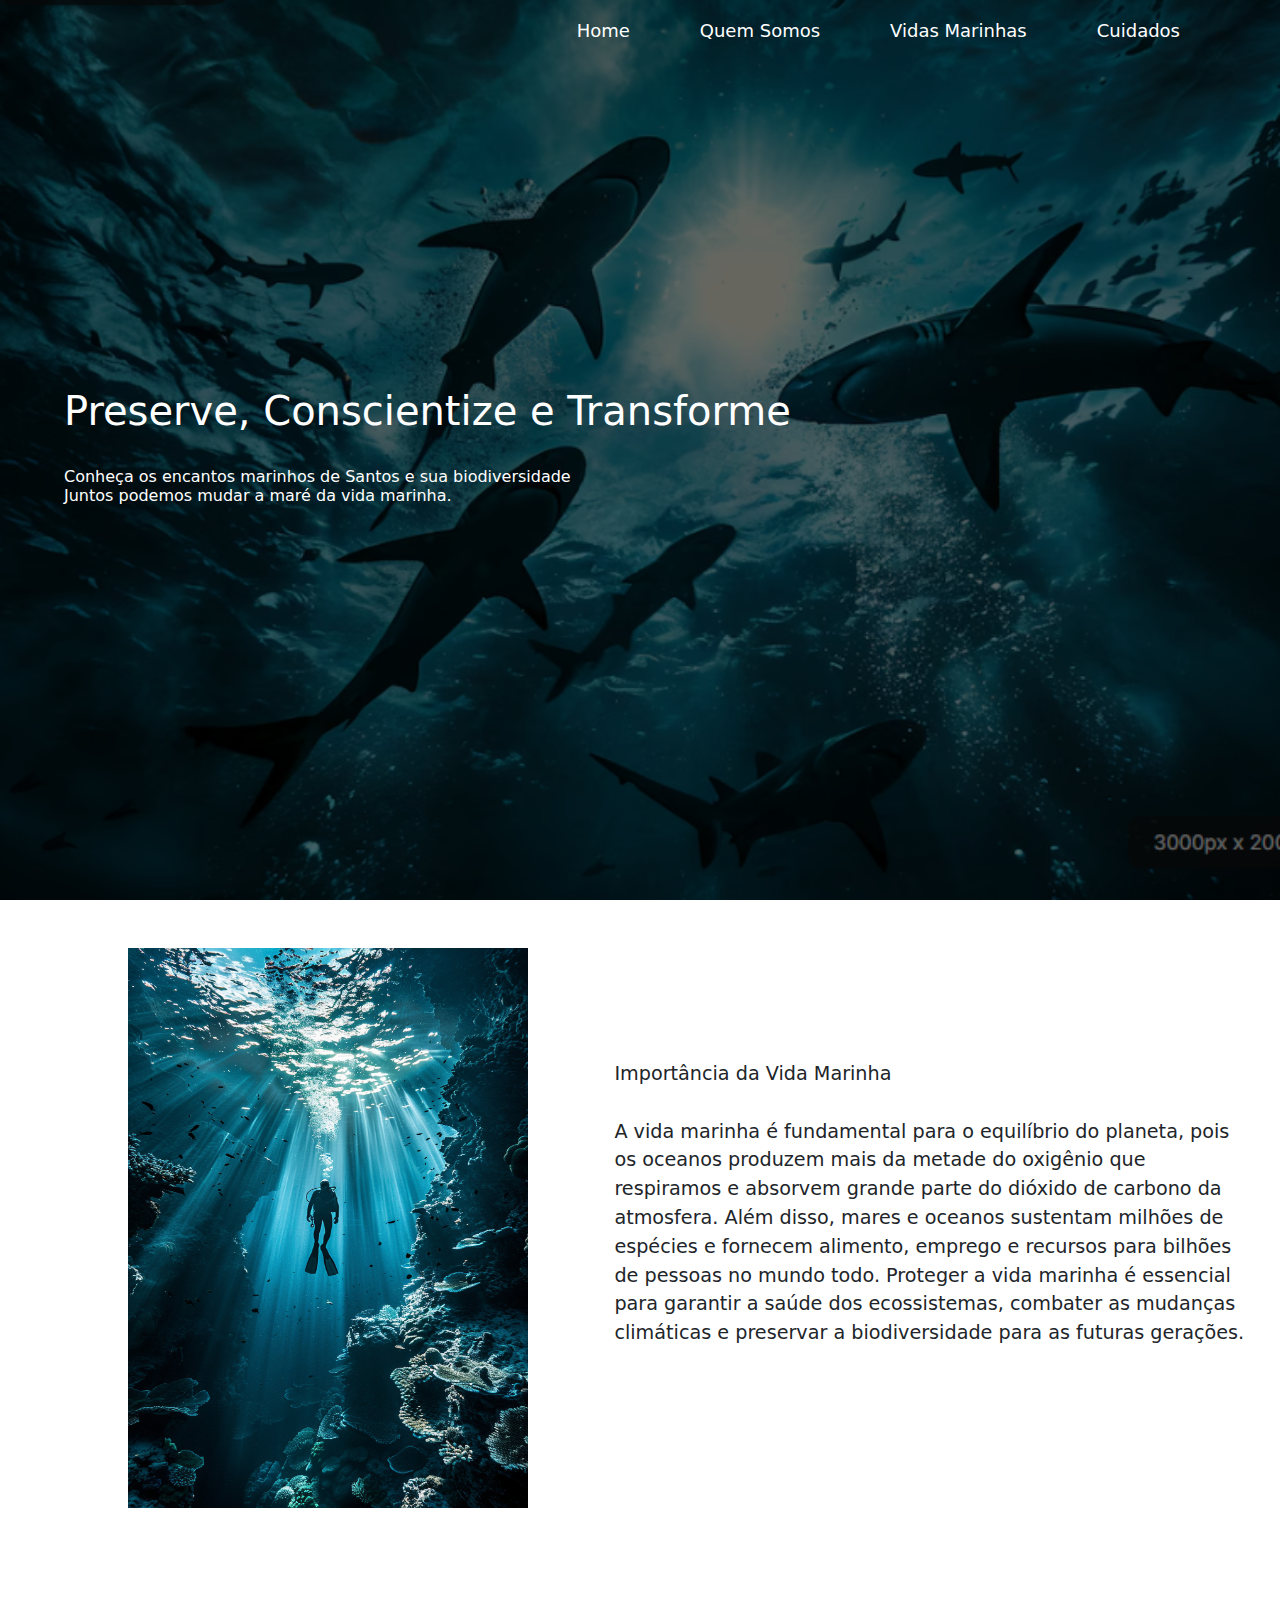
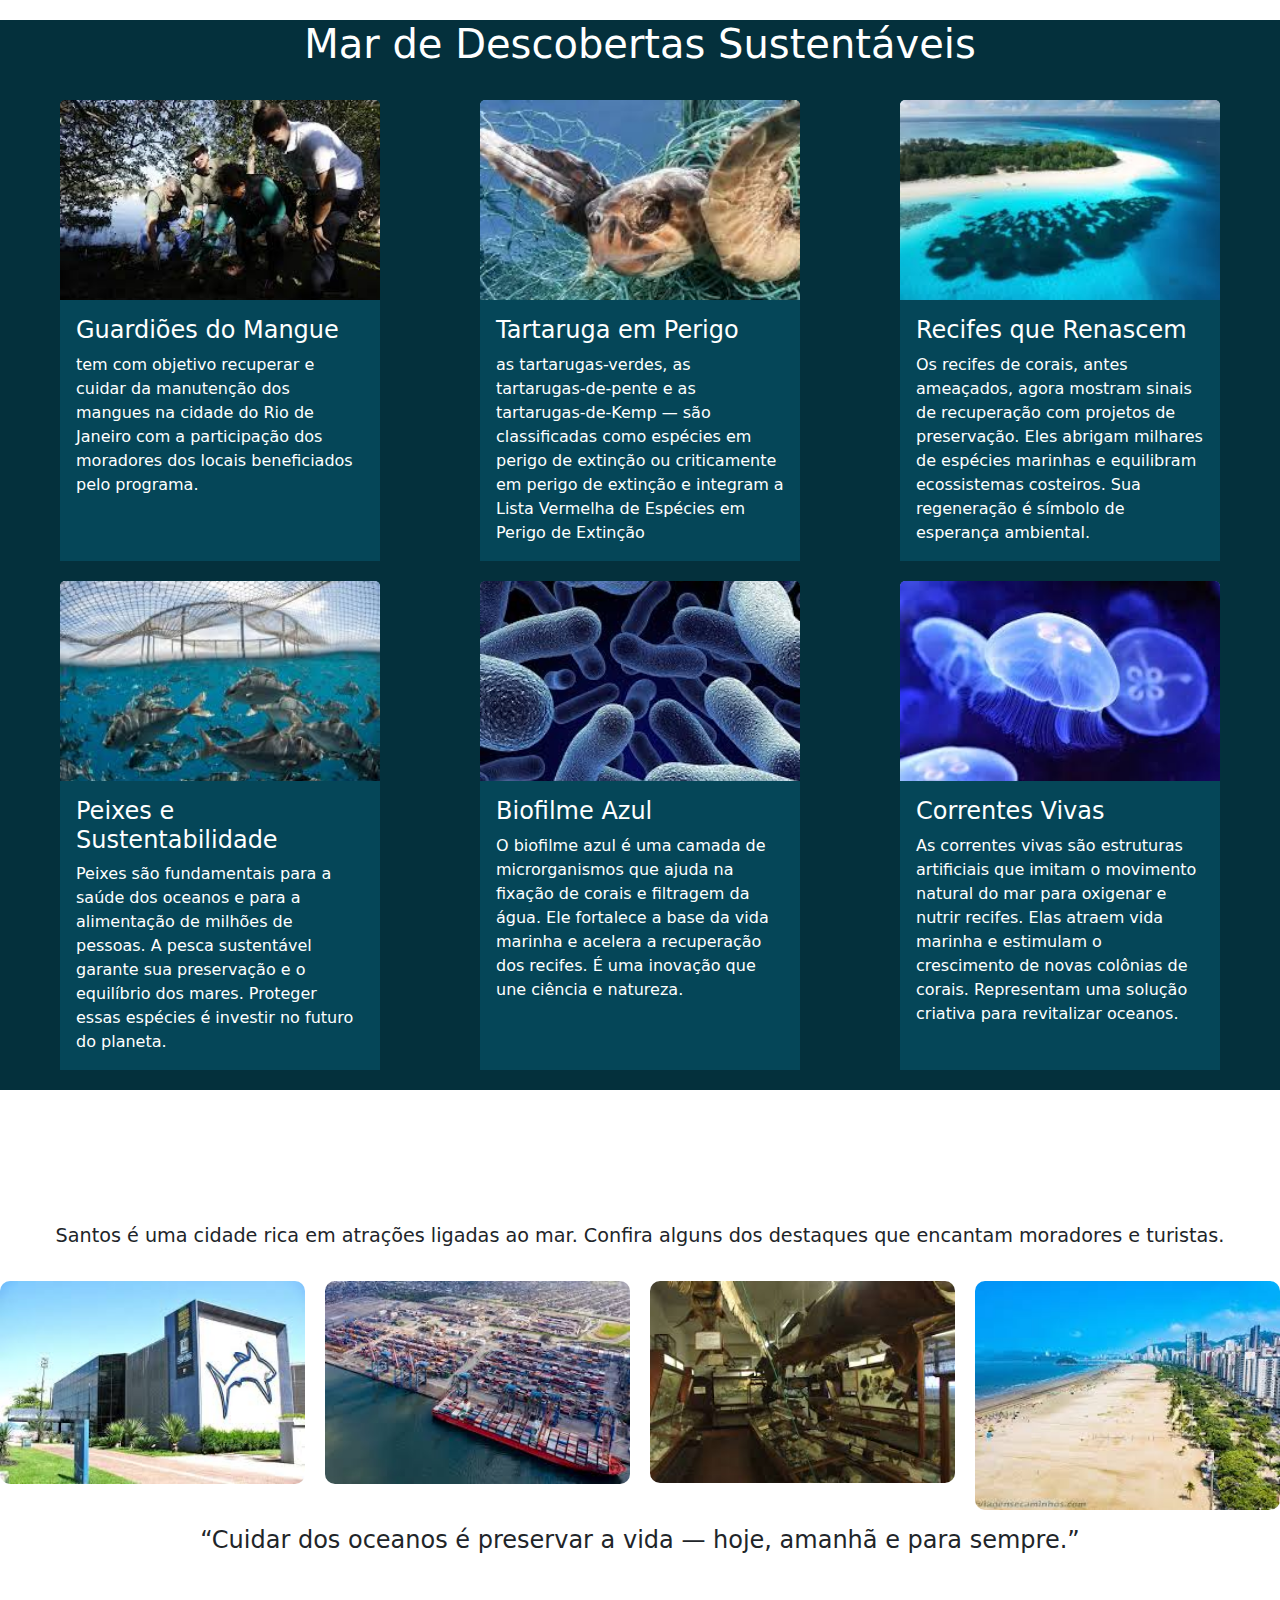
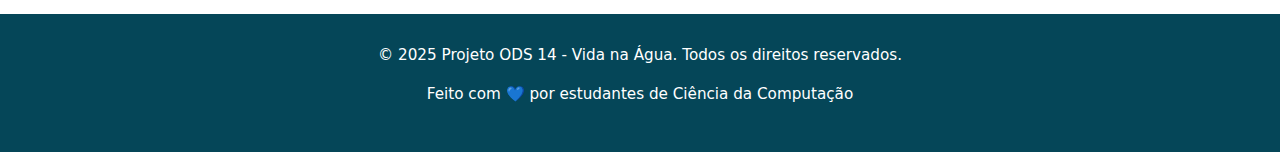
<file: src/pagina1/index.html>
<!DOCTYPE html>
<html lang="en">
<head>
    <meta charset="UTF-8">
    <meta name="viewport" content="width=device-width, initial-scale=1.0">
    <link rel="stylesheet" href="./styleindex.css">
    <title>Vida na Água</title>
    <link href="https://cdn.jsdelivr.net/npm/bootstrap@5.3.3/dist/css/bootstrap.min.css" rel="stylesheet">
    

</head>
<body>
    <!-- article: Usado para conteúdo principal e autônomo que pode ser lido de forma independente. -->
    <!-- aside: Usado para conteúdo complementar que adiciona informações extras relacionadas ao conteúdo principal, mas não é essencial para sua compreensão.-->
    <!-- figure: Agrupa uma imagem ou outro conteúdo visual com sua legenda --> 
    <!-- figcaption:  Fornece a legenda descritiva para o conteúdo dentro do <figure> --> 
    <!-- main: Identifica o conteúdo principal e único da página, excluindo cabeçalhos, barras laterais e rodapés -->
    <!-- br: quebra de linha --> 
    <!-- class: Serve para nomear um elemento html -->
    <!-- não esquecer de colocar as legendas no "alt" de cada imagem--> 
    <header>
        <nav class="navegador">
            <ul>
                <li><a href="#">Home</a></li>
                <li><a href="#">Quem Somos</a></li>
                <li><a href="#">Vidas Marinhas</a></li>
                <li><a href="#">Cuidados</a></li>
            </ul>
        </nav>
        
    </header>
    <section class="ods-14">
        <article class="title-ods"> 
            <h1>Preserve, Conscientize e Transforme</h1>
            <br>
            <h2>Conheça os encantos marinhos de Santos e sua biodiversidade <br>Juntos podemos mudar a maré da vida marinha.</h2>
        </article>
    </section>
    <br><br>
    <main>
        <section class="vida-marinha">
            <article class="conteudo-incial">
                <figure class="img-conteudo-inicial">
                    <img class="img-mergulhador" src="/img/imgmergulhador.jpg" alt="">
                    <div class="figcaption-textos1">
                    <figcaption class="title-conteudo-inicial">Importância da Vida Marinha</figcaption>
                    <br>
                    <figcaption class="title-conteudo-inicial">A vida marinha é fundamental para o equilíbrio do planeta, pois os oceanos produzem mais da metade do oxigênio que respiramos e absorvem grande parte do dióxido de carbono da atmosfera. Além disso, mares e oceanos sustentam milhões de espécies e fornecem alimento, emprego e recursos para bilhões de pessoas no mundo todo. Proteger a vida marinha é essencial para garantir a saúde dos ecossistemas, combater as mudanças climáticas e preservar a biodiversidade para as futuras gerações.</figcaption>
                </div>
                </figure>   
            </article>
        </section>
        <section class="mar-descobertas">
          <h1>Mar de Descobertas Sustentáveis</h1>
          <br>
          <div class="card-container-infos">
              <div class="card" style="width: 20rem;">
                  <img src="/img/Guardiões do Mangue.jpg" class="card-img-top" alt="...">
                  <div class="card-body">
                    <h4 class="title-card-text">Guardiões do Mangue</h4>
                      <p class="card-text">tem com objetivo recuperar e cuidar da manutenção dos mangues na cidade do Rio de Janeiro com a participação dos moradores dos locais beneficiados pelo programa.  </p>
                  </div>
              </div>
              <div class="card" style="width: 20rem;">
                  <img src="/img/Tartaruga em Perigo.jpg" class="card-img-top" alt="...">
                  <div class="card-body">
                    <h4 class="title-card-text">Tartaruga em Perigo</h4>
                      <p class="card-text">as tartarugas-verdes, as tartarugas-de-pente e as tartarugas-de-Kemp — são classificadas como espécies em perigo de extinção ou criticamente em perigo de extinção e integram a Lista Vermelha de Espécies em Perigo de Extinção</p>
                  </div>
              </div>
              <div class="card" style="width: 20rem;">
                  <img src="/img/RECIFES QUE RENASCEM.jpg" class="card-img-top" alt="...">
                  <div class="card-body">
                    <h4 class="title-card-text">Recifes que Renascem</h4>
                      <p class="card-text">Os recifes de corais, antes ameaçados, agora mostram sinais de recuperação com projetos de preservação. Eles abrigam milhares de espécies marinhas e equilibram ecossistemas costeiros. Sua regeneração é símbolo de esperança ambiental.</p>
                  </div>
              </div>
              <div class="card" style="width: 20rem;">
                  <img src="/img/peixes e sustentabilidade.jpg" class="card-img-top" alt="...">
                  <div class="card-body">
                    <h4 class="title-card-text">Peixes e Sustentabilidade</h4>
                      <p class="card-text">Peixes são fundamentais para a saúde dos oceanos e para a alimentação de milhões de pessoas. A pesca sustentável garante sua preservação e o equilíbrio dos mares. Proteger essas espécies é investir no futuro do planeta.</p>
                  </div>
              </div>
              <div class="card" style="width: 20rem;">
                  <img src="/img/biofilme azul.jpg" class="card-img-top" alt="...">
                  <div class="card-body">
                    <h4 class="title-card-text">Biofilme Azul</h4>
                      <p class="card-text">O biofilme azul é uma camada de microrganismos que ajuda na fixação de corais e filtragem da água. Ele fortalece a base da vida marinha e acelera a recuperação dos recifes. É uma inovação que une ciência e natureza.</p>
                  </div>
              </div>
              <div class="card" style="width: 20rem;">
                  <img src="/img/correntesvivas.jpg" class="card-img-top" alt="...">
                  <div class="card-body">
                    <h4 class="title-card-text">Correntes Vivas</h4>
                      <p class="card-text">As correntes vivas são estruturas artificiais que imitam o movimento natural do mar para oxigenar e nutrir recifes. Elas atraem vida marinha e estimulam o crescimento de novas colônias de corais. Representam uma solução criativa para revitalizar oceanos.</p>
                  </div>
              </div>
          </div>
      </section>
        <br><br><br>
        <section class="turismo-santos">
            <p class="paragrafo-turimos">
                Santos é uma cidade rica em atrações ligadas ao mar. Confira alguns dos destaques que encantam moradores e turistas.
            </p>
        
            <figure class="espacos-Turistico">
                <img class="imgturismo" src="/img/Aquário Municipal.jpg">
                <img class="imgturismo" src="/img/Porto de Santos.jpg">
                <img class="imgturismo" src="/img/museudomar.jpg">
                <img class="imgturismo" src="/img/praiadogonzaga.jpg">
            </figure>
        
            <h4>“Cuidar dos oceanos é preservar a vida — hoje, amanhã e para sempre.”</h4>
        </section>
    </main>
    <footer class="footer">
        <div class="footer-content">
          <p>&copy; 2025 Projeto ODS 14 - Vida na Água. Todos os direitos reservados.</p>
          <p>Feito com 💙 por estudantes de Ciência da Computação</p>
        </div>
      </footer>
      



    <script src="https://cdn.jsdelivr.net/npm/bootstrap@5.3.3/dist/js/bootstrap.bundle.min.js"></script>

</body>
</html>
</file>
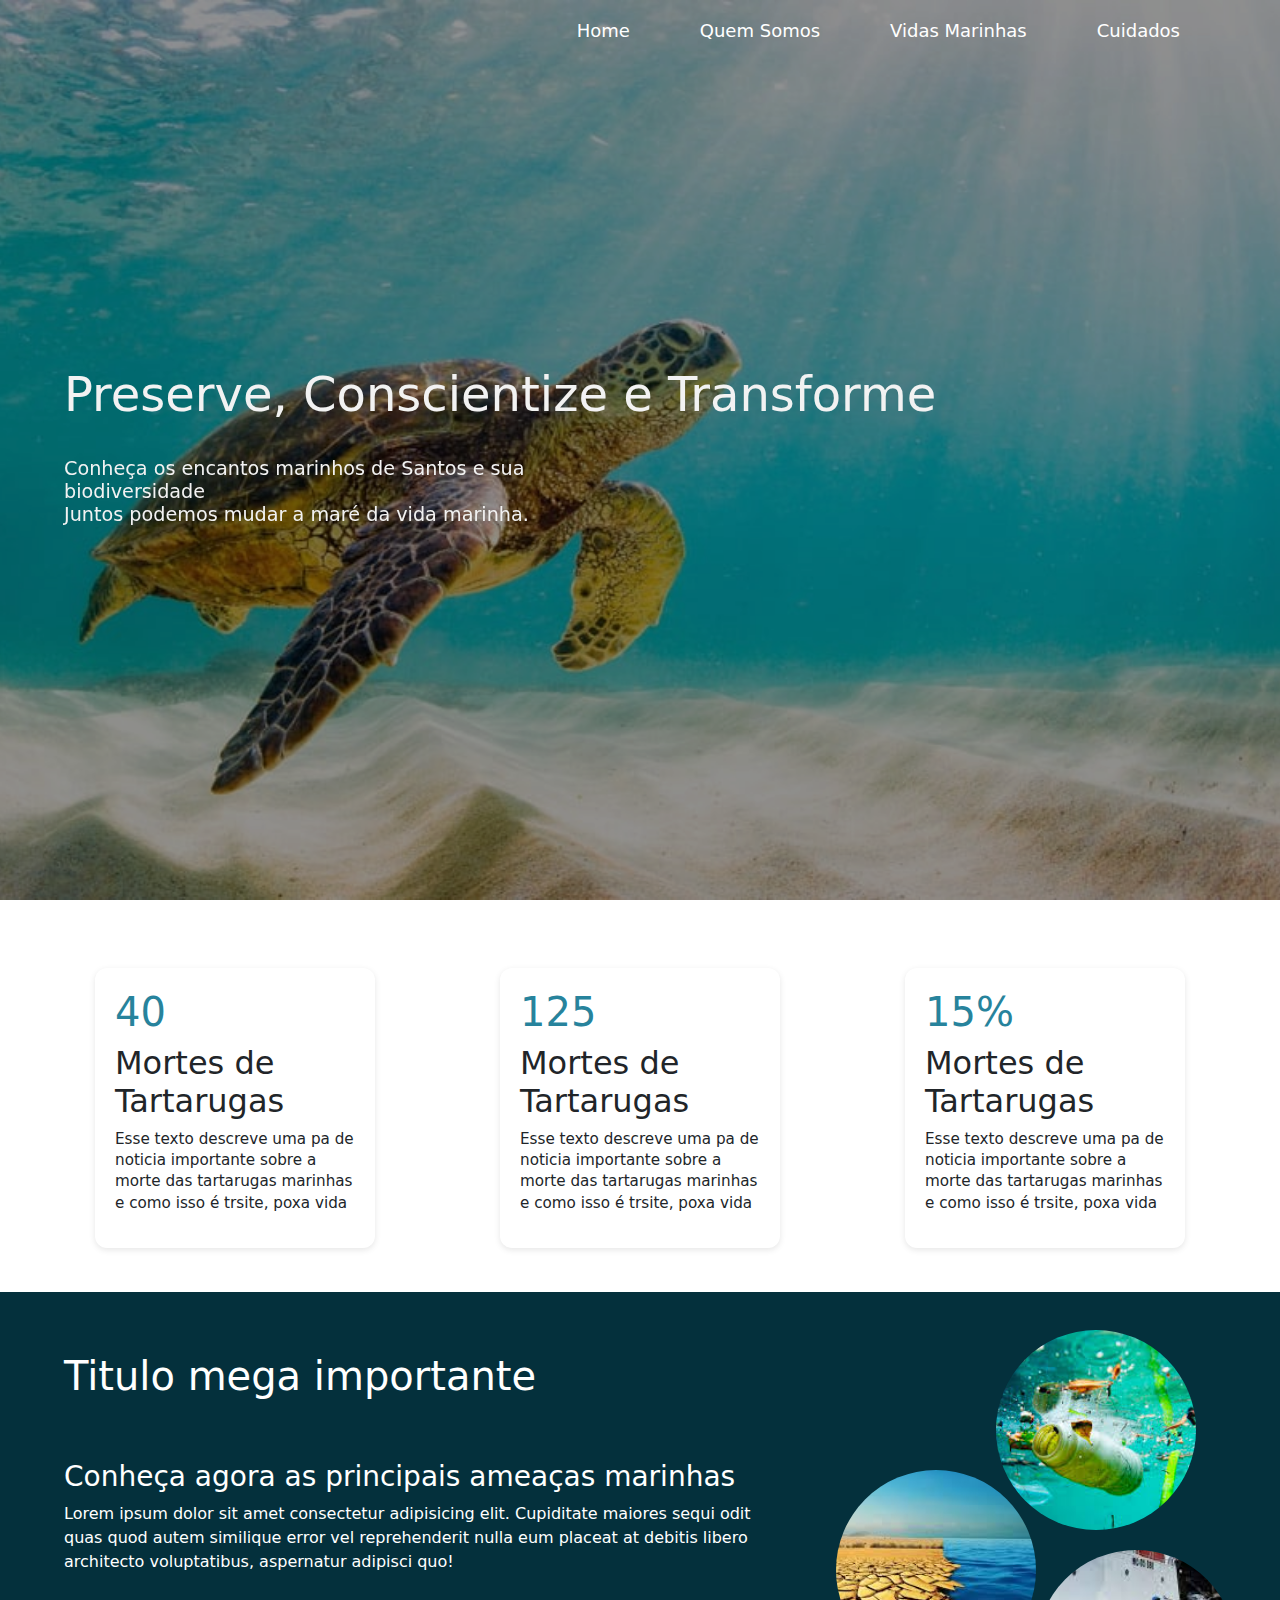
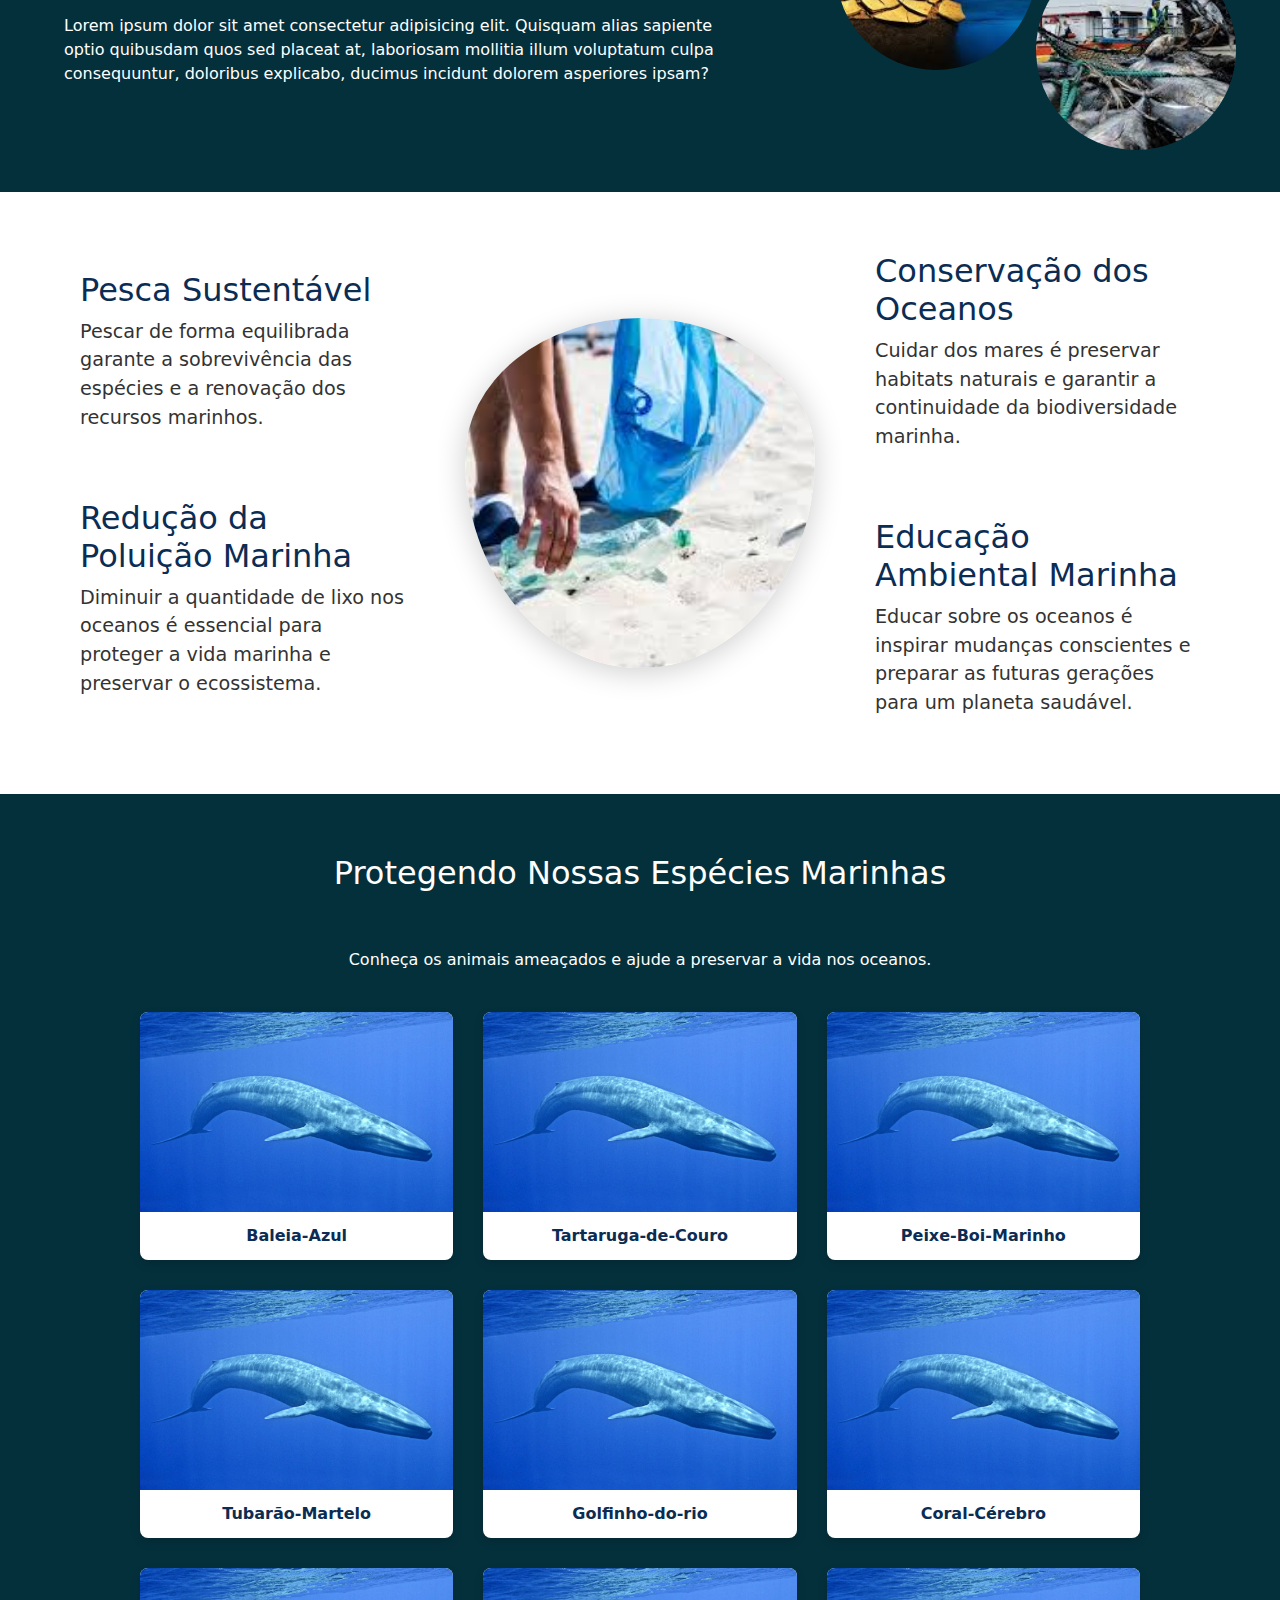
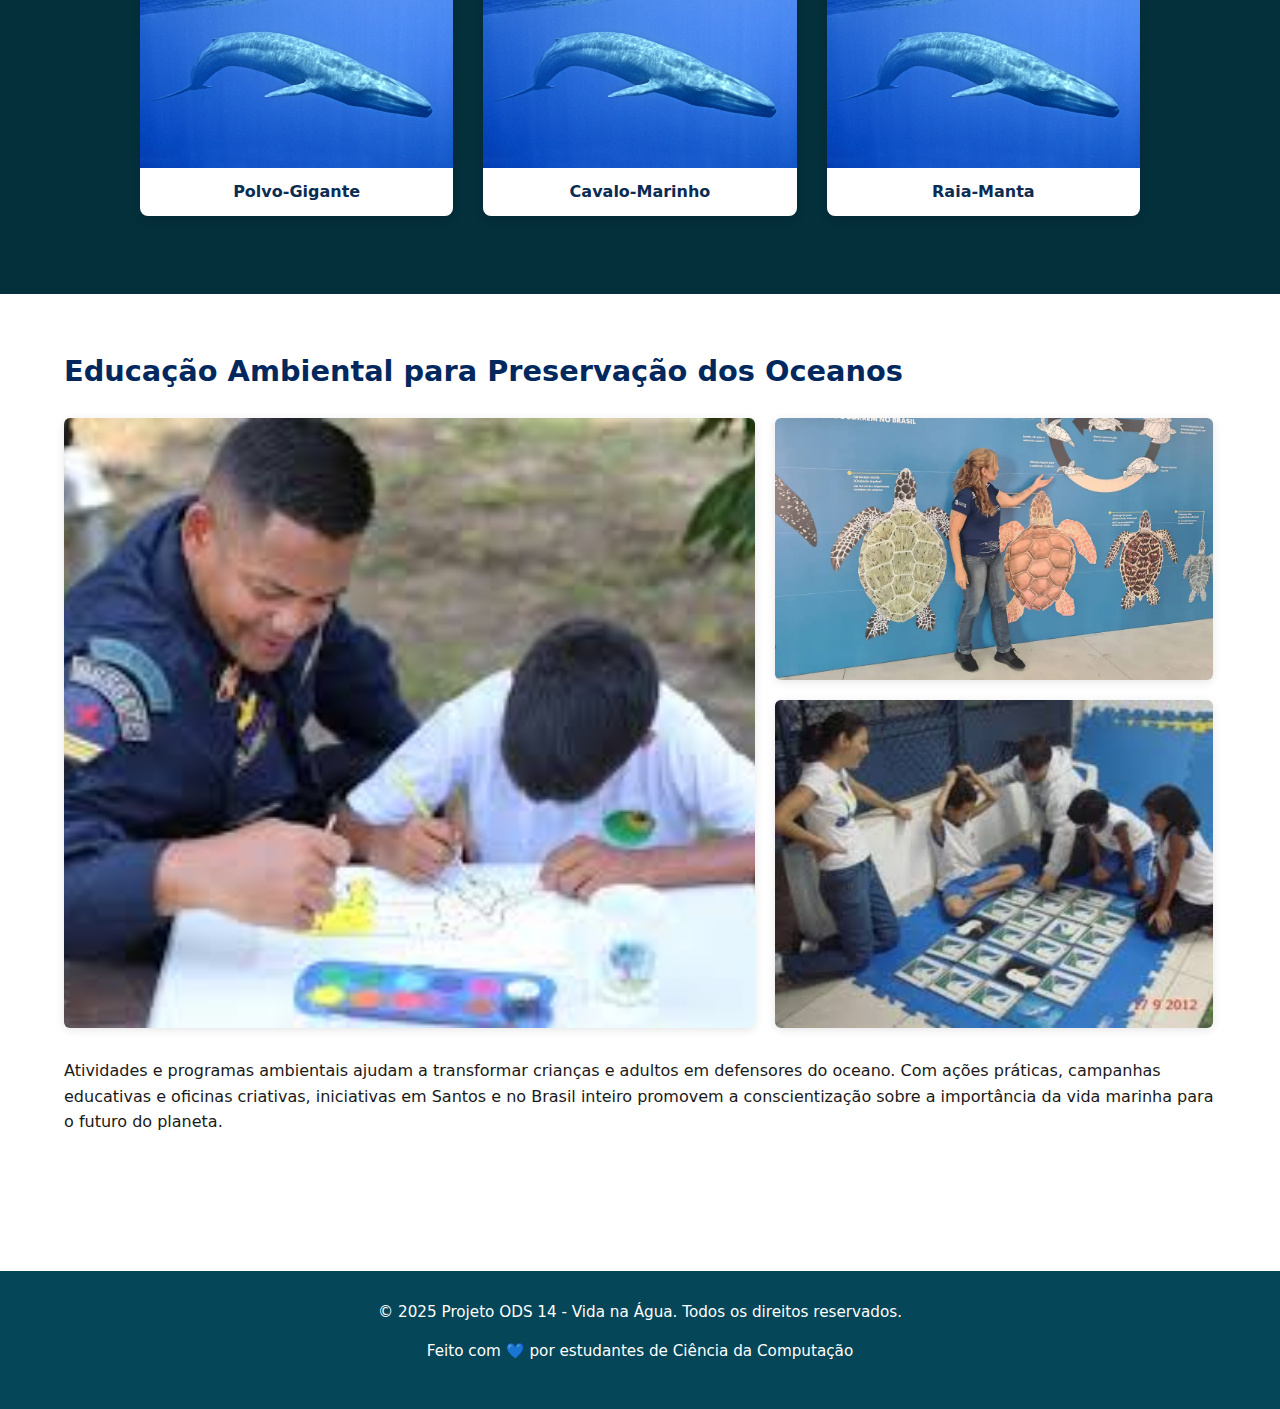
<file: src/pagina2/pagina2index.html>
<!DOCTYPE html>
<html lang="en">
<head>
    <meta charset="UTF-8">
    <meta name="viewport" content="width=device-width, initial-scale=1.0">
    <link rel="stylesheet" href="./stylepag2.css">
    <title>Vida na Água</title>
    <link href="https://cdn.jsdelivr.net/npm/bootstrap@5.3.3/dist/css/bootstrap.min.css" rel="stylesheet">
    

</head>
<body>
    <!-- article: Usado para conteúdo principal e autônomo que pode ser lido de forma independente. -->
    <!-- aside: Usado para conteúdo complementar que adiciona informações extras relacionadas ao conteúdo principal, mas não é essencial para sua compreensão.-->
    <!-- figure: Agrupa uma imagem ou outro conteúdo visual com sua legenda --> 
    <!-- figcaption:  Fornece a legenda descritiva para o conteúdo dentro do <figure> --> 
    <!-- main: Identifica o conteúdo principal e único da página, excluindo cabeçalhos, barras laterais e rodapés -->
    <!-- br: quebra de linha --> 
    <!-- class: Serve para nomear um elemento html -->
    <!-- não esquecer de colocar as legendas no "alt" de cada imagem--> 
    <header>
        <nav class="navegador">
            <ul>
                <li><a href="#">Home</a></li>
                <li><a href="#">Quem Somos</a></li>
                <li><a href="#">Vidas Marinhas</a></li>
                <li><a href="#">Cuidados</a></li>
            </ul>
        </nav>
        
    </header>
    <section class="ods-14">
        <article class="title-ods"> 
            <h1>Preserve, Conscientize e Transforme</h1>
            <br>
            <h2>Conheça os encantos marinhos de Santos e sua biodiversidade <br>Juntos podemos mudar a maré da vida marinha.</h2>
        </article>
    </section>
    <br><br>
    <main>
        <div class="container-dados">
            <div class="card-dados">
                <h1>40</h1>
                <h2>Mortes de Tartarugas</h2>
                <p>Esse texto descreve uma pa de noticia importante sobre a morte das tartarugas marinhas e como isso é trsite, poxa vida que negocio triste, pelo mneos tem muita tartriga no mundo, mas tem q tomar cuidado pra nao matar todas né, vamo concientoizar ai nep</p>
            </div>
            <div class="card-dados">
                <h1>125</h1>
                <h2>Mortes de Tartarugas</h2>
                <p>Esse texto descreve uma pa de noticia importante sobre a morte das tartarugas marinhas e como isso é trsite, poxa vida que negocio triste, pelo mneos tem muita tartriga no mundo, mas tem q tomar cuidado pra nao matar todas né, vamo concientoizar ai nep</p>
            </div>
            <div class="card-dados">
                <h1>15%</h1>
                <h2>Mortes de Tartarugas</h2>
                <p>Esse texto descreve uma pa de noticia importante sobre a morte das tartarugas marinhas e como isso é trsite, poxa vida que negocio triste, pelo mneos tem muita tartriga no mundo, mas tem q tomar cuidado pra nao matar todas né, vamo concientoizar ai nep</p>
            </div>
        </div>
        <br>
        <div class="container-infos-ameaças">
            <h1>Titulo mega importante</h1>
            <br><br><br>       
            <div class="container-infos-img">
                <img class="img-triangle img-top" src="/img/lixo1.jpg">
                <img class="img-triangle img-left" src="/img/lixo2.jpg">
                <img class="img-triangle img-right" src="/img/lixo3.jpg">
            </div>
            <div class="container-textos">
                <h3>Conheça agora as principais ameaças marinhas</h3>
                <p>Lorem ipsum dolor sit amet consectetur adipisicing elit. Cupiditate maiores sequi odit quas quod autem similique error vel reprehenderit nulla eum placeat at debitis libero architecto voluptatibus, aspernatur adipisci quo!</p>
            <br>
                <p>Lorem ipsum dolor sit amet consectetur adipisicing elit. Quisquam alias sapiente optio quibusdam quos sed placeat at, laboriosam mollitia illum voluptatum culpa consequuntur, doloribus explicabo, ducimus incidunt dolorem asperiores ipsam?</p>
            </div>
        </div>
        <div class="solucoes-container">
            <div class="solucoes-lado">
              <div class="bloco">
                <h3>Pesca Sustentável</h3>
                <p>Pescar de forma equilibrada garante a sobrevivência das espécies e a renovação dos recursos marinhos.</p>
              </div>
              <div class="bloco">
                <h3>Redução da Poluição Marinha</h3>
                <p>Diminuir a quantidade de lixo nos oceanos é essencial para proteger a vida marinha e preservar o ecossistema.</p>
              </div>
            </div>
          
            <div class="solucoes-imagem">
              <img src="/img/reciclagem.jpg" alt="Imagem Reciclagem" />
            </div>
          
            <div class="solucoes-lado">
              <div class="bloco">
                <h3>Conservação dos Oceanos</h3>
                <p>Cuidar dos mares é preservar habitats naturais e garantir a continuidade da biodiversidade marinha.</p>
              </div>
              <div class="bloco">
                <h3>Educação Ambiental Marinha</h3>
                <p>Educar sobre os oceanos é inspirar mudanças conscientes e preparar as futuras gerações para um planeta saudável.</p>
              </div>
            </div>
          </div>
          <div class="container-protegendo-especies">
            <section class="especies-container">
                <h2>Protegendo Nossas Espécies Marinhas</h2>
                <br><br>
                <p>Conheça os animais ameaçados e ajude a preservar a vida nos oceanos.</p>
                <br>
                <div class="cards-grid">
                  <div class="card-animais">
                    <img src="/img/baleia.jpg" alt="Baleia Azul">
                    <span>Baleia-Azul</span>
                  </div>
                  <div class="card-animais">
                    <img src="/img/baleia.jpg" alt="Tartaruga-de-Couro">
                    <span>Tartaruga-de-Couro</span>
                  </div>
                  <div class="card-animais">
                    <img src="/img/baleia.jpg" alt="Peixe-Boi-Marinho">
                    <span>Peixe-Boi-Marinho</span>
                  </div>
                  <div class="card-animais">
                    <img src="/img/baleia.jpg" alt="Tubarão-Martelo">
                    <span>Tubarão-Martelo</span>
                  </div>
                  <div class="card-animais">
                    <img src="/img/baleia.jpg" alt="Golfinho-do-rio">
                    <span>Golfinho-do-rio</span>
                  </div>
                  <div class="card-animais">
                    <img src="/img/baleia.jpg" alt="Coral-Cérebro">
                    <span>Coral-Cérebro</span>
                  </div>
                  <!-- Adicione mais 3 cards se quiser completar 3x3 -->
                  <div class="card-animais">
                    <img src="/img/baleia.jpg" alt="Polvo-Gigante">
                    <span>Polvo-Gigante</span>
                  </div>
                  <div class="card-animais">
                    <img src="/img/baleia.jpg" alt="Cavalo-Marinho">
                    <span>Cavalo-Marinho</span>
                  </div>
                  <div class="card-animais">
                    <img src="/img/baleia.jpg" alt="Raia-Manta">
                    <span>Raia-Manta</span>
                  </div>
                </div>
              </section>
            </div>
            <section class="educacao-ambiental">
  <h2>Educação Ambiental para Preservação dos Oceanos</h2>

  <div class="educacao-conteudo">
    <div class="educacao-imagens">
      <img src="/img/educ.jpeg" alt="Grupo com cartazes">
      <div class="imagens-menores">
        <img src="/img/educ2.webp" alt="Crianças com cartazes">
        <img src="/img/educ22.jpeg" alt="Crianças em atividade">
      </div>
    </div>

    <p>
      Atividades e programas ambientais ajudam a transformar crianças e adultos em defensores do oceano.
      Com ações práticas, campanhas educativas e oficinas criativas, iniciativas em Santos e no Brasil inteiro
      promovem a conscientização sobre a importância da vida marinha para o futuro do planeta.
    </p>
  </div>
</section>
<footer class="footer">
        <div class="footer-content">
          <p>&copy; 2025 Projeto ODS 14 - Vida na Água. Todos os direitos reservados.</p>
          <p>Feito com 💙 por estudantes de Ciência da Computação</p>
        </div>
      </footer>
    <script src="https://cdn.jsdelivr.net/npm/bootstrap@5.3.3/dist/js/bootstrap.bundle.min.js"></script>
</body>
</html>
</file>
<file: src/pagina1/styleindex.css>
@import url('https://fonts.googleapis.com/css2?family=Poppins:wght@300;400;500;600&display=swap');

body{
    font-family: 'Poppins', sans-serif; /* Usando a fonte Poppins */
    margin: 0;
    padding: 0;
    box-sizing: border-box;
}

header{
    position: absolute;
    display: flex;
    justify-content: end;
    margin-right: 20px;
    width: 100%;
    height: 60px;
    background-color: transparent;
    z-index: 1;
}

a{
    list-style: none;
    text-decoration: none;
    color: inherit;
}

nav{
    display: flex;
    justify-content: end;
    align-items: center;
    padding: 5px;
    margin-right: 50px;
}

ul{
    display: flex;
    margin: 2px;
    list-style: none;
    text-decoration: none;
    gap: 12px;
}

li{
    display: flex;
    justify-content: space-around;
    margin: 2px 4px;
    font-size: 20px;
    color: aliceblue;
}

.ods-14 {
    position: relative;
    width: 100%;
    height: 100vh;
    display: flex;
    align-items: center;
    justify-content: flex-start;
    overflow: hidden;
}

.ods-14::before {
    content: "";
    position: absolute;
    inset: 0;
    background: url("/img/imgnoticias.PNG") no-repeat center center/cover;
    filter: brightness(0.4); /* escurece só a imagem */
    z-index: 0;
}

.title-ods {
    color: #fff;
    z-index: 1;
    margin-left: 5%;
    position: relative;
}

.title-ods h1{
    font-size: 2.5rem;
}

.title-ods h2{
    font-size: 1rem;
}

.img-mergulhador{
    position: relative;
    left: 10%;
    width: 25rem;
    height: 35rem;
}

.figcaption-textos1 {
    font-size: 1.2rem;
    position: relative;  /* ou relative, dependendo do contexto */
    left: 48%;           /* move para o lado direito da tela */
    width: 50%;          /* encurta o espaço do texto */
    top: -28rem;
    text-align: start;   /* opcional: alinha o texto à direita */   
}

.mar-descobertas {
    color: #fff;
    text-align: center;
    padding: 20px;
}

h1 {
    margin-bottom: 30px;
}

.card-container-infos {
    display: grid;
    grid-template-columns: repeat(3, 1fr);
    gap: 20px;
    justify-items: center;
    
}

.card {
    background-color: #333; /* Cor de fundo escura */
    color: #fff;
    transition: transform 0.3s ease, box-shadow 0.3s ease;
}

.card-body {
    color: #fff;
    background-color: #054658; /* Cor de fundo mais escura para o corpo do card */
}   

.card:hover {
    transform: scale(1.05); 
    box-shadow: 0 4px 8px rgba(0, 0, 0, 0.3);   
}

.card,
.card *,
.card-body,
.card-body * {
    border: none !important;
    outline: none !important;
    box-shadow: none !important;
}


.card-img-top {
    height: 200px;
    object-fit: cover;
}

.title-card-text{
    color: #fff;
    text-align: start;
}

.card-text{
    color: #fff;
    font-size: 1rem;
    text-align: start;
}

.vida-marinha {
    margin-bottom: 0;
    padding-bottom: 0;
}

.mar-descobertas {
    margin-top: -12rem; /* Sobe a seção */
    padding-top: 0;
    color: #fff;
    text-align: center;
    background-color: #04303C;
    padding-bottom: 20px;
}

.navegador {
    padding: 10px 30px;
    display: flex;
    justify-content: center;
    
}

.navegador ul {
    display: flex;
    gap: 30px;
    list-style: none;
    margin: 0;
    padding: 0;
    
}

.navegador li a {
    color: #ffffff;
    text-decoration: none;
    font-size: 18px;
    padding: 8px 16px;
    border-radius: 8px;
    transition: transform 0.3s ease, box-shadow 0.3s ease;
}

.navegador li a:hover {
    color: #D9F6EC;
    transform: scale(1.05); 
}

.turismo-santos {
    margin-top: 60px;
    text-align: center;
}

.paragrafo-turimos {
    font-size: 1.2rem;
    margin-bottom: 30px;
}

.espacos-Turistico {
    display: grid;
    grid-template-columns: repeat(auto-fit, minmax(280px, 1fr));
    gap: 20px;
}

.imgturismo {
    width: 100%;
    border-radius: 10px;
    object-fit: cover;
    transition: transform 0.3s ease, box-shadow 0.3s ease;
}

.imgturismo:hover {
    transform: scale(1.03);
    box-shadow: 0 4px 12px rgba(0,0,0,0.2);
}

footer {
    background-color: #054658;
    color: #fff;
    text-align: center;
    padding: 30px 10px;
    margin-top: 60px;
    font-size: 0.95rem;
}
</file>
<file: src/pagina2/stylepag2.css>
@import url("https://fonts.googleapis.com/css2?family=Poppins:wght@300;400;500;600&display=swap");

* {
  margin: 0;
  padding: 0;
  box-sizing: border-box;
}

body {
  font-family: "Poppins", sans-serif;
  background-color: #f4f9fb;
  color: #333;
  width: 100%;
}

header {
  position: absolute;
  display: flex;
  justify-content: end;
  margin-right: 20px;
  width: 100%;
  height: 60px;
  background-color: transparent;
  z-index: 1;
}

nav {
  display: flex;
  justify-content: end;
  align-items: center;
  padding: 5px;
  margin-right: 50px;
}

ul {
  display: flex;
  margin: 2px;
  list-style: none;
  text-decoration: none;
  gap: 12px;
}

li {
  display: flex;
  justify-content: space-around;
  margin: 2px 4px;
  font-size: 20px;
  color: aliceblue;
}

.navegador {
  padding: 10px 30px;
  display: flex;
  justify-content: center;
}

.navegador ul {
  display: flex;
  gap: 30px;
  list-style: none;
  margin: 0;
  padding: 0;
}

.navegador li a {
  color: #ffffff;
  text-decoration: none;
  font-size: 18px;
  padding: 8px 16px;
  border-radius: 8px;
  transition: transform 0.3s ease, box-shadow 0.3s ease;
}

.navegador li a:hover {
  color: #d9f6ec;
  transform: scale(1.05);
}

.ods-14 {
  position: relative;
  width: 100%;
  height: 100vh;
  display: flex;
  align-items: center;
  padding-left: 5%;
  background: url("/img/fundotartaruga.jpg") center/cover no-repeat;
  filter: brightness(0.95);
}

.ods-14::before {
  content: "";
  position: absolute;
  inset: 0;
  background-color: rgba(0, 0, 0, 0.4);
  z-index: 0;
}

.title-ods {
  position: relative;
  color: #fff;
  z-index: 1;
}

.title-ods h1 {
  font-size: 3rem;
  margin-bottom: 10px;
}

.title-ods h2 {
  font-size: 1.2rem;
  max-width: 600px;
}

.container-infos-ameaças {
  width: 100%;
  height: 500px;
  background-color: #04303c;
  padding: 60px 5%;
  color: #fff;
}

.container-infos-img {
  position: relative;
  width: 300px; /* ajuste conforme o tamanho das imagens */
  height: 300px;
  margin-top: 20px;
  margin-left: auto; /* mantém à direita */
  margin-right: 20px;
  margin-top: -100px;
}

.img-triangle {
  position: absolute;
  width: 100px;
  height: 100px;
  object-fit: cover;
}

/* Posições formando um triângulo */
.img-top {
  top: -50px;
  left: 100px;
}

.img-left {
  bottom: 10px;
  left: -60px;
}

.img-right {
  bottom: -70px;
  right: -40px;
}

.container-infos-ameaças img {
  width: 200px; /* ou qualquer tamanho desejado */
  height: 200px;
  object-fit: cover;
  border-radius: 50%;
  transition: transform 0.3s ease, box-shadow 0.3s ease;
}

.img-top:hover,
.img-right:hover,
.img-left:hover {
  transform: scale(1.05);
  transition: transform 0.3s ease;
  box-shadow: 0 4px 20px rgba(0, 0, 0, 0.2);
  cursor: pointer;
}

.container-dados {
  display: flex; /* usamos flex para melhor centralização */
  flex-wrap: wrap;
  justify-content: center; /* centraliza horizontalmente */
  align-items: center;
  gap: 125px;
  padding: 20px;
}

.card-dados {
  width: 280px; /* largura fixa */
  height: 280px; /* altura fixa para aparência mais quadrada */
  background-color: #fff;
  border-radius: 12px;
  box-shadow: 0 2px 6px rgba(0, 0, 0, 0.1);
  transition: transform 0.3s ease, box-shadow 0.3s ease;
  padding: 20px;
  display: flex;
  flex-direction: column;
  justify-content: start;
  overflow: hidden;
}

.card-dados h1 {
  color: #27839c;
}

.card-dados:hover {
  transform: translateY(-5px);
  box-shadow: 0 12px 24px rgba(0, 0, 0, 0.2);
}

.card-dados p {
  font-size: 0.95rem;
  line-height: 1.4;
  overflow: hidden;
  text-overflow: ellipsis;
  display: -webkit-box;
}

.container-textos {
  position: relative; /* necessário para que 'top' funcione */
  top: -220px; /* sobe 500px em relação à posição original */
  max-width: 60%;
}

.solucoes-container {
  display: flex;
  justify-content: space-between;
  align-items: center;
  padding: 60px 80px;
  gap: 60px;
  width: 100%;
  min-height: 10vh; /* ocupa altura total da tela */
  flex-wrap: wrap;
}

.solucoes-lado {
  display: flex;
  flex-direction: column;
  gap: 50px;
  flex: 1; /* ocupa espaço proporcional */
}

.bloco h3 {
  font-size: 2rem; /* títulos maiores */
  color: #0b2c53;
}

.bloco p {
  font-size: 1.2rem; /* parágrafos maiores */
  color: #333;
}

.solucoes-imagem {
  flex: 1;
  display: flex;
  justify-content: center;
  align-items: center;
}

.solucoes-imagem img {
  width: 350px;
  height: 350px;
  object-fit: cover;
  border-radius: 50% 50% 50% 50% / 40% 40% 60% 60%;
  box-shadow: 0 4px 30px rgba(0, 0, 0, 0.2);
}

.cards-grid {
  display: grid;
  grid-template-columns: repeat(3, 1fr); /* 3 colunas fixas */
  gap: 30px;
  max-width: 1000px;
  margin: 0 auto;
}

.card-animais {
  background-color: white;
  border-radius: 8px;
  overflow: hidden;
  box-shadow: 0 4px 10px rgba(0, 0, 0, 0.15);
  transition: transform 0.3s ease, box-shadow 0.3s ease;
  text-align: center;
  color: #0b2c53;
  font-weight: 600;
}

.card-animais img {
  width: 100%;
  height: 200px;
  object-fit: cover;
  display: block;
}

.card-animais span {
  display: block;
  padding: 12px 10px;
  font-size: 1rem;
}

.card-animais:hover {
  transform: scale(1.05);
  box-shadow: 0 8px 20px rgba(0, 0, 0, 0.2);
  cursor: pointer;
}

.container-protegendo-especies {
  width: 100%;
  height: 1100px;
  background-color: #04303c;
  padding: 60px 5%;
  color: #fff;
  text-align: center;
}

.educacao-ambiental {
  padding: 60px 5%;
  background-color: #ffffff;
  color: #1a1a1a;
}

.educacao-ambiental h2 {
  font-size: 1.8rem;
  color: #02285e;
  margin-bottom: 30px;
  font-weight: 600;
}

.educacao-conteudo {
  display: flex;
  flex-direction: column;
  gap: 20px;
}

.educacao-imagens {
  display: flex;
  gap: 20px;
  flex-wrap: wrap;
}

.educacao-imagens img {
  border-radius: 6px;
  box-shadow: 0 2px 10px rgba(0, 0, 0, 0.1);
  object-fit: cover;
}

.educacao-imagens > img {
  width: 60%;
  height: auto;
}

.imagens-menores {
  display: flex;
  flex-direction: column;
  gap: 20px;
  width: 38%;
}

.imagens-menores img {
  width: 100%;
  height: auto;
}

.educacao-conteudo p {
  font-size: 1rem;
  line-height: 1.6;
  max-width: 100%;
  margin-top: 10px;
}

footer {
  background-color: #054658;
  color: #fff;
  text-align: center;
  padding: 30px 10px;
  margin-top: 60px;
  font-size: 0.95rem;
}
</file>
